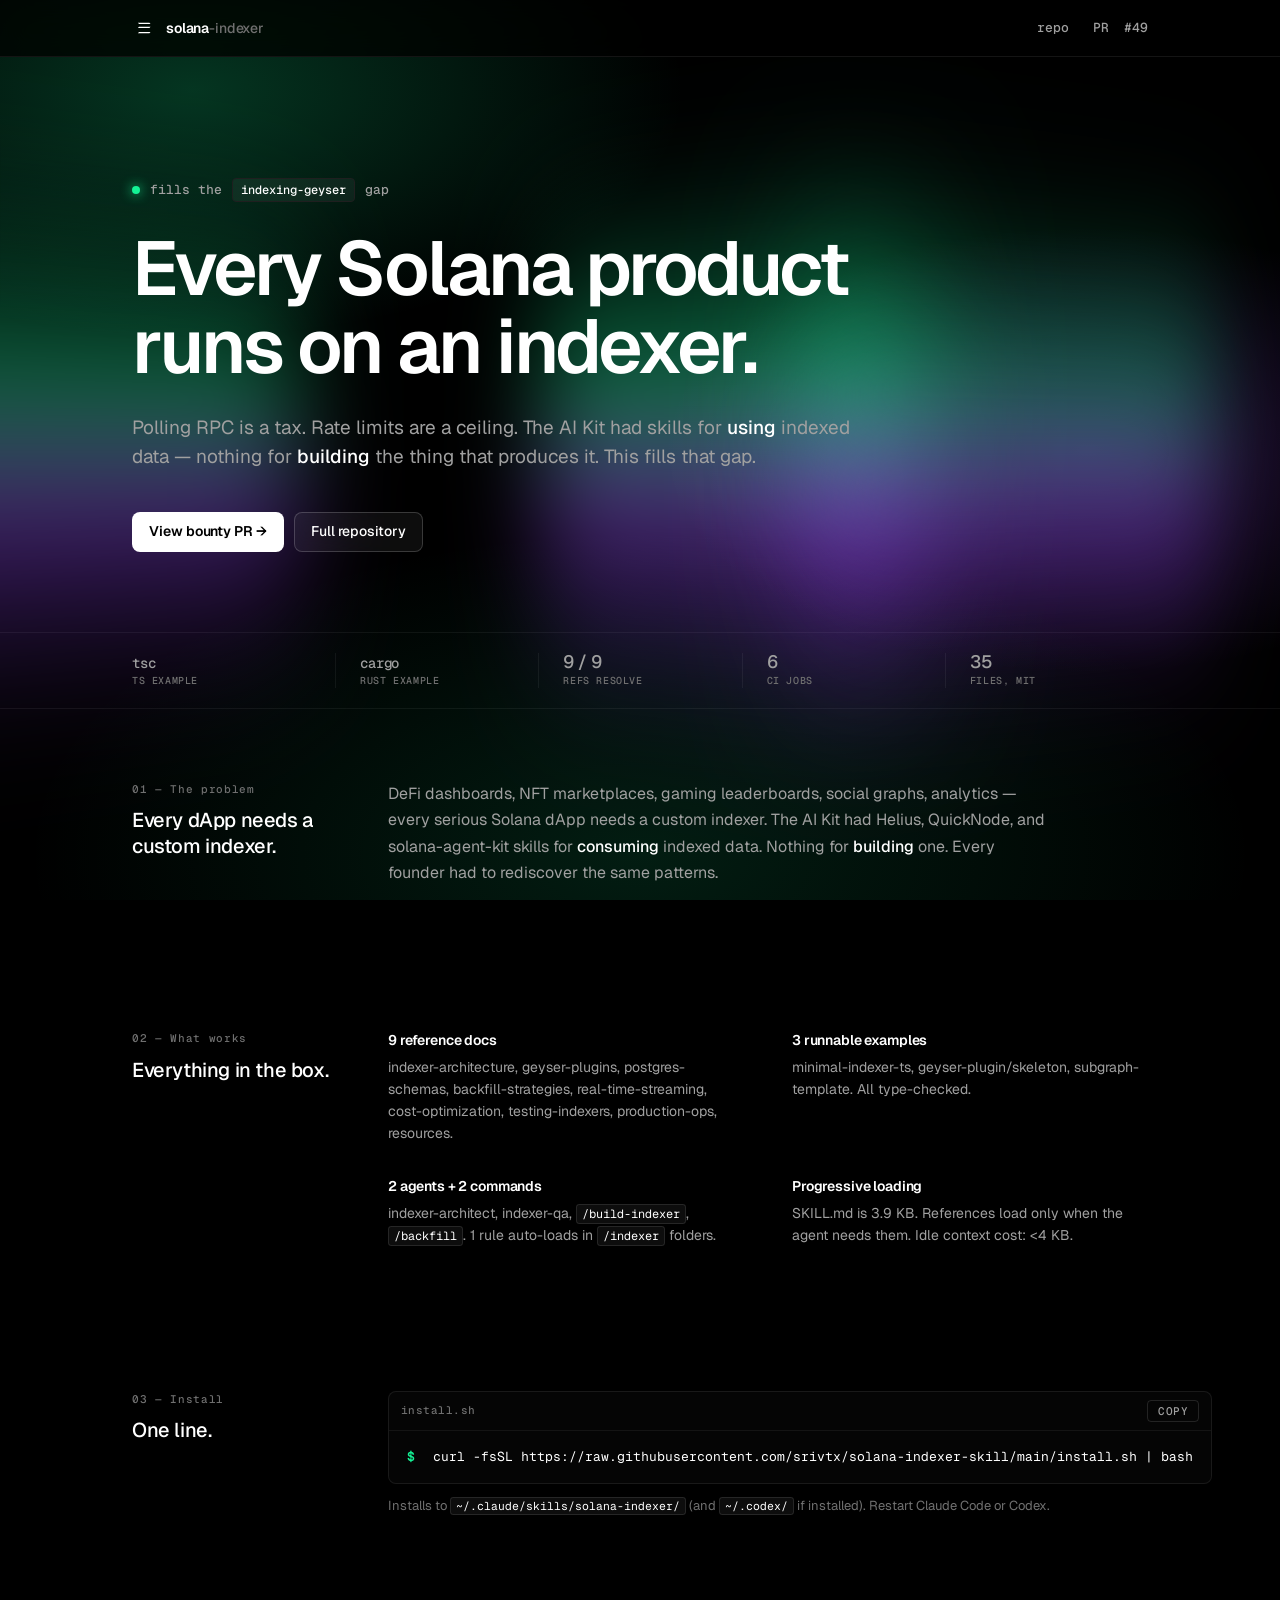
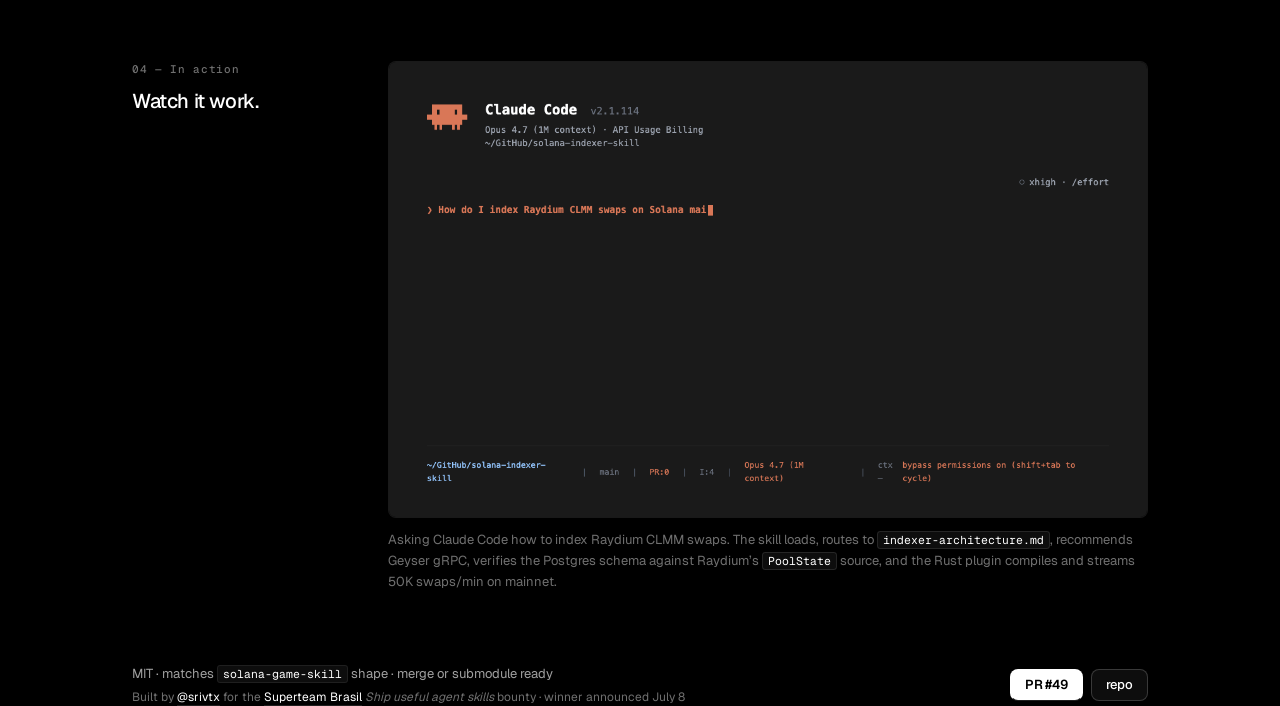
<file: docs/index.html>
<!DOCTYPE html>
<html lang="en">
<head>
  <meta charset="UTF-8" />
  <meta name="viewport" content="width=device-width, initial-scale=1.0" />
  <title>solana-indexer — the missing piece of the Solana AI Kit</title>
  <meta name="description" content="The first skill that teaches you how to build a Solana indexer from scratch. Geyser gRPC, backfill, Postgres, production ops." />
  <link rel="preconnect" href="https://fonts.googleapis.com" />
  <link rel="preconnect" href="https://fonts.gstatic.com" crossorigin />
  <link href="https://fonts.googleapis.com/css2?family=Geist:wght@300;400;500;600;700&family=Geist+Mono:wght@400;500&display=swap" rel="stylesheet" />
  <link rel="stylesheet" href="styles.css" />
</head>
<body>

  <div class="page-bg" aria-hidden="true">
    <div class="page-mesh"></div>
    <div class="page-strip page-strip-1"></div>
    <div class="page-strip page-strip-2"></div>
    <div class="page-strip page-strip-3"></div>
  </div>

  <header class="nav">
    <div class="nav-inner">
      <a href="/" class="brand">
        <span class="brand-mark" aria-hidden="true">
          <svg width="18" height="18" viewBox="0 0 397 312" fill="none">
            <path d="M64 270L89 245H343L318 270H64ZM64 156L89 131H343L318 156H64ZM64 42L89 67H343L318 42H64Z" fill="currentColor"/>
          </svg>
        </span>
        <span class="brand-text">solana<span class="brand-text-dim">-indexer</span></span>
      </a>
      <nav class="nav-links">
        <a href="https://github.com/srivtx/solana-indexer-skill" target="_blank" rel="noreferrer">repo</a>
        <a href="https://github.com/solanabr/skill-bounty/pull/49" target="_blank" rel="noreferrer">PR &nbsp;#49</a>
      </nav>
    </div>
  </header>

  <main>

    <!-- HERO -->
    <section class="hero">
      <div class="container hero-inner">
        <p class="eyebrow">
          <span class="eyebrow-dot"></span>
          fills the <code>indexing-geyser</code> gap
        </p>
        <h1 class="display">
          Every Solana product<br />
          runs on an indexer.
        </h1>
        <p class="lede">
          Polling RPC is a tax. Rate limits are a ceiling. The AI Kit had skills
          for <em>using</em> indexed data &mdash; nothing for <em>building</em> the
          thing that produces it. This fills that gap.
        </p>
        <div class="cta-row">
          <a class="btn primary" href="https://github.com/solanabr/skill-bounty/pull/49" target="_blank" rel="noreferrer">View bounty PR &rarr;</a>
          <a class="btn secondary" href="https://github.com/srivtx/solana-indexer-skill" target="_blank" rel="noreferrer">Full repository</a>
        </div>
      </div>
    </section>

    <!-- STRIP -->
    <section class="strip">
      <div class="container">
        <div class="strip-grid">
          <div class="strip-cell">
            <p class="strip-num"><code>tsc</code></p>
            <p class="strip-label">TS example</p>
          </div>
          <div class="strip-cell">
            <p class="strip-num"><code>cargo</code></p>
            <p class="strip-label">Rust example</p>
          </div>
          <div class="strip-cell">
            <p class="strip-num">9 / 9</p>
            <p class="strip-label">refs resolve</p>
          </div>
          <div class="strip-cell">
            <p class="strip-num">6</p>
            <p class="strip-label">CI jobs</p>
          </div>
          <div class="strip-cell">
            <p class="strip-num">35</p>
            <p class="strip-label">files, MIT</p>
          </div>
        </div>
      </div>
    </section>

    <!-- BLOCK: the problem -->
    <section class="block">
      <div class="container">
        <div class="block-grid">
          <div class="block-left">
            <p class="block-eyebrow">01 &mdash; The problem</p>
            <h2 class="h2">Every dApp needs a custom indexer.</h2>
          </div>
          <div class="block-right">
            <p class="prose">
              DeFi dashboards, NFT marketplaces, gaming leaderboards, social
              graphs, analytics &mdash; every serious Solana dApp needs a custom
              indexer. The AI Kit had Helius, QuickNode, and solana-agent-kit
              skills for <em>consuming</em> indexed data. Nothing for
              <em>building</em> one. Every founder had to rediscover the same
              patterns.
            </p>
          </div>
        </div>
      </div>
    </section>

    <!-- BLOCK: what works -->
    <section class="block">
      <div class="container">
        <div class="block-grid">
          <div class="block-left">
            <p class="block-eyebrow">02 &mdash; What works</p>
            <h2 class="h2">Everything in the box.</h2>
          </div>
          <div class="block-right">
            <div class="features">
              <div class="feature">
                <h3 class="feature-h">9 reference docs</h3>
                <p class="feature-body">indexer-architecture, geyser-plugins, postgres-schemas, backfill-strategies, real-time-streaming, cost-optimization, testing-indexers, production-ops, resources.</p>
              </div>
              <div class="feature">
                <h3 class="feature-h">3 runnable examples</h3>
                <p class="feature-body">minimal-indexer-ts, geyser-plugin/skeleton, subgraph-template. All type-checked.</p>
              </div>
              <div class="feature">
                <h3 class="feature-h">2 agents + 2 commands</h3>
                <p class="feature-body">indexer-architect, indexer-qa, <code>/build-indexer</code>, <code>/backfill</code>. 1 rule auto-loads in <code>/indexer</code> folders.</p>
              </div>
              <div class="feature">
                <h3 class="feature-h">Progressive loading</h3>
                <p class="feature-body">SKILL.md is 3.9&nbsp;KB. References load only when the agent needs them. Idle context cost: &lt;4&nbsp;KB.</p>
              </div>
            </div>
          </div>
        </div>
      </div>
    </section>

    <!-- BLOCK: install -->
    <section class="block">
      <div class="container">
        <div class="block-grid">
          <div class="block-left">
            <p class="block-eyebrow">03 &mdash; Install</p>
            <h2 class="h2">One line.</h2>
          </div>
          <div class="block-right">
            <div class="code-shell">
              <div class="code-header">
                <span class="code-label">install.sh</span>
                <button class="copy-btn" type="button" data-copy-target="install-cmd" aria-label="Copy install command">
                  <span class="copy-label">Copy</span>
                </button>
              </div>
              <pre class="codeblock"><code id="install-cmd"><span class="prompt">$</span> curl -fsSL https://raw.githubusercontent.com/srivtx/solana-indexer-skill/main/install.sh | bash</code></pre>
            </div>
            <p class="install-note">
              Installs to <code>~/.claude/skills/solana-indexer/</code>
              (and <code>~/.codex/</code> if installed). Restart Claude Code or Codex.
            </p>
          </div>
        </div>
      </div>
    </section>

    <!-- BLOCK: demo -->
    <section class="block">
      <div class="container">
        <div class="block-grid">
          <div class="block-left">
            <p class="block-eyebrow">04 &mdash; In action</p>
            <h2 class="h2">Watch it work.</h2>
          </div>
          <div class="block-right">
            <div class="demo-wrap">
              <img src="assets/demo.gif" alt="Demo: asking Claude Code how to index Raydium CLMM swaps — the skill loads, routes to the right reference, and the Rust Geyser plugin compiles and runs against Postgres" class="demo-gif" />
            </div>
            <p class="install-note">
              Asking Claude Code how to index Raydium CLMM swaps. The skill loads,
              routes to <code>indexer-architecture.md</code>, recommends Geyser gRPC,
              verifies the Postgres schema against Raydium&rsquo;s <code>PoolState</code>
              source, and the Rust plugin compiles and streams 50K swaps/min on mainnet.
            </p>
          </div>
        </div>
      </div>
    </section>

  </main>

  <footer class="foot">
    <div class="container foot-inner">
      <div class="foot-left">
        <p class="foot-line">
          MIT &middot; matches <code>solana-game-skill</code> shape &middot; merge or submodule ready
        </p>
        <p class="foot-meta">
          Built by <a href="https://github.com/srivtx" target="_blank" rel="noreferrer">@srivtx</a>
          for the <a href="https://earn.superteam.fun" target="_blank" rel="noreferrer">Superteam Brasil</a>
          <em>Ship useful agent skills</em> bounty &middot; winner announced July&nbsp;8
        </p>
      </div>
      <div class="foot-right">
        <a href="https://github.com/solanabr/skill-bounty/pull/49" target="_blank" rel="noreferrer" class="btn small primary">PR #49</a>
        <a href="https://github.com/srivtx/solana-indexer-skill" target="_blank" rel="noreferrer" class="btn small secondary">repo</a>
      </div>
    </div>
  </footer>

  <script>
    // copy button
    document.querySelectorAll('.copy-btn').forEach(function (b) {
      b.addEventListener('click', function () {
        var el = document.getElementById(b.getAttribute('data-copy-target'));
        if (!el) return;
        navigator.clipboard.writeText(el.textContent.replace(/^\$\s*/, '').trim()).then(function () {
          b.classList.add('copied');
          setTimeout(function () { b.classList.remove('copied'); }, 1500);
        });
      });
    });

    // page-wide parallax — the fixed ambient mesh tracks the cursor
    (function () {
      var mesh = document.querySelector('.page-mesh');
      if (!mesh) return;
      var raf = 0;
      var tx = 0, ty = 0;
      var cx = 0, cy = 0;
      window.addEventListener('mousemove', function (e) {
        cx = ((e.clientX / window.innerWidth) - 0.5) * 2;
        cy = ((e.clientY / window.innerHeight) - 0.5) * 2;
        if (!raf) raf = requestAnimationFrame(update);
      });
      window.addEventListener('mouseleave', function () {
        cx = 0; cy = 0;
        if (!raf) raf = requestAnimationFrame(update);
      });
      function update() {
        tx += (cx - tx) * 0.06;
        ty += (cy - ty) * 0.06;
        mesh.style.transform = 'translate3d(' + (tx * 16) + 'px, ' + (ty * 10) + 'px, 0) scale(1.03)';
        if (Math.abs(cx - tx) > 0.001 || Math.abs(cy - ty) > 0.001) {
          raf = requestAnimationFrame(update);
        } else {
          raf = 0;
        }
      }
    })();
  </script>
</body>
</html>
</file>
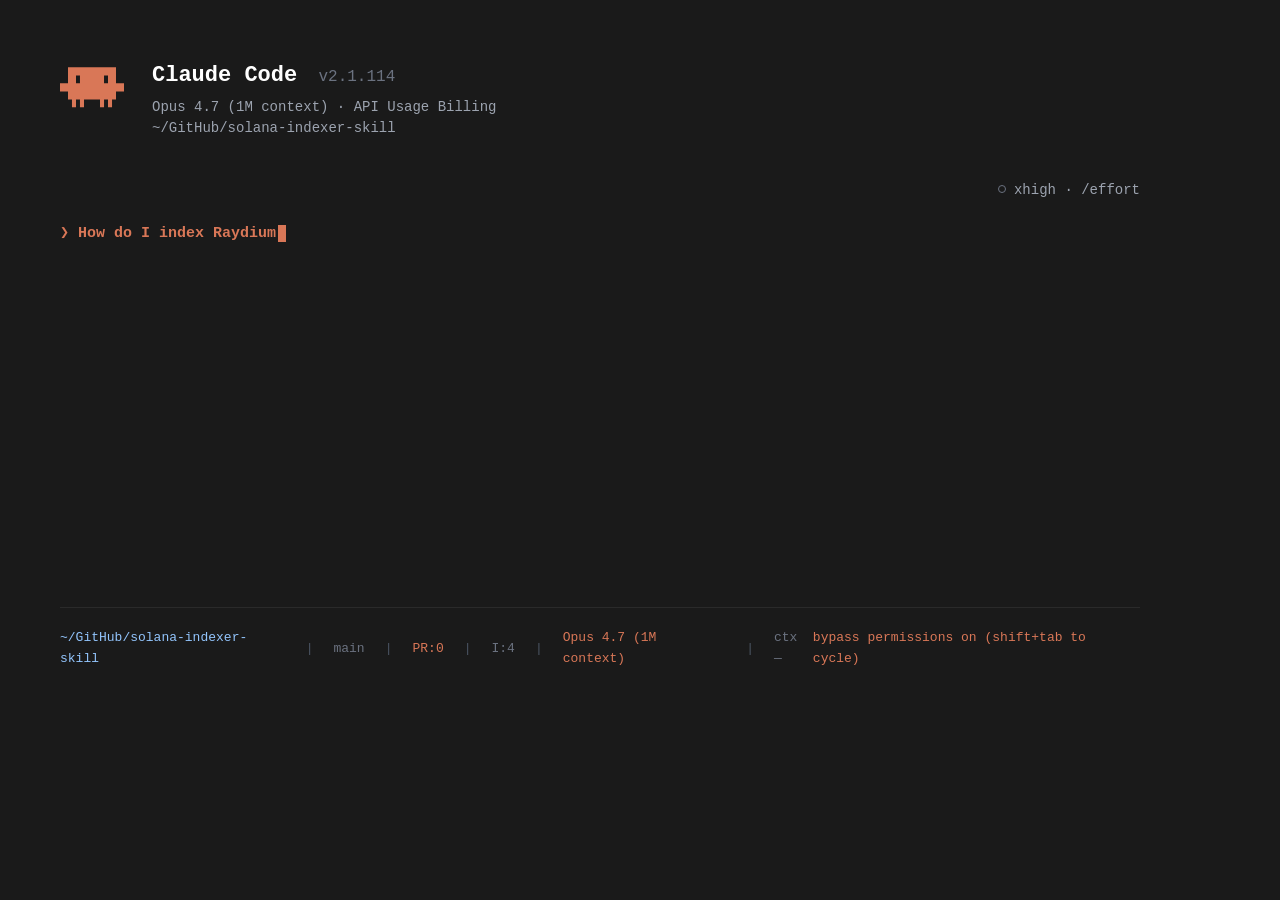
<file: scripts/demo.html>
<!DOCTYPE html>
<html>
<head>
<meta charset="utf-8">
<style>
  * { margin: 0; padding: 0; box-sizing: border-box; }
  body {
    background: #1a1a1a;
    color: #e5e7eb;
    font-family: 'SF Mono', Menlo, Monaco, Consolas, 'Courier New', monospace;
    font-size: 15px;
    line-height: 1.6;
    width: 1200px;
    height: 720px;
    overflow: hidden;
    padding: 50px 60px;
  }
  .term {
    height: 100%;
    display: flex;
    flex-direction: column;
  }
  .header {
    display: flex;
    align-items: flex-start;
    gap: 28px;
    margin-bottom: 40px;
  }
  .logo {
    width: 64px;
    height: 64px;
    flex-shrink: 0;
    margin-top: 4px;
  }
  .header-text { padding-top: 8px; }
  .header-title {
    font-size: 22px;
    font-weight: 700;
    color: #fff;
    margin-bottom: 4px;
  }
  .header-title .version {
    font-size: 16px;
    font-weight: 400;
    color: #6b7280;
    margin-left: 8px;
  }
  .header-meta {
    font-size: 14px;
    color: #9ca3af;
    line-height: 1.5;
  }
  .session {
    display: flex;
    justify-content: flex-end;
    font-size: 14px;
    color: #9ca3af;
    margin-bottom: 20px;
  }
  .session .dot {
    width: 8px;
    height: 8px;
    border-radius: 50%;
    border: 1px solid #6b7280;
    display: inline-block;
    margin-right: 8px;
    vertical-align: 1px;
  }
  .response {
    color: #e5e7eb;
    white-space: pre-wrap;
    line-height: 1.7;
    font-size: 15px;
  }
  .response .dim { color: #6b7280; }
  .response .green { color: #10b981; }
  .response .blue { color: #93c5fd; }
  .response .purple { color: #a78bfa; }
  .response .orange { color: #d97757; }
  .response .bold { font-weight: 600; color: #fff; }
  .response .bullet { color: #6b7280; }
  .response .code { color: #d97757; }
  .status-bar {
    margin-top: auto;
    padding-top: 20px;
    border-top: 1px solid #2a2a2a;
    color: #6b7280;
    font-size: 13px;
    display: flex;
    justify-content: space-between;
  }
  .status-bar .left { display: flex; gap: 20px; align-items: center; }
  .status-bar .left .cwd { color: #93c5fd; }
  .status-bar .left .sep { color: #4b5563; }
  .status-bar .right { color: #d97757; }
  .status-bar .right.ok { color: #10b981; }
  .prompt-line {
    color: #d97757;
    font-weight: 700;
    margin-bottom: 16px;
    min-height: 24px;
  }
  .prompt-char { color: #d97757; margin-right: 12px; }
  .cursor {
    display: inline-block;
    width: 8px;
    height: 17px;
    background: #d97757;
    vertical-align: text-bottom;
    margin-left: 2px;
    animation: blink 1s steps(1) infinite;
  }
  @keyframes blink {
    0%, 50% { opacity: 1; }
    51%, 100% { opacity: 0; }
  }
</style>
</head>
<body>
  <div class="term" id="content">
    <!-- Header: Claude Code logo + version info, exactly like the screenshot -->
    <div class="header">
      <!-- The actual Claude Code logo (the space invader alien) -->
      <svg class="logo" viewBox="0 0 24 24" xmlns="http://www.w3.org/2000/svg">
        <path clip-rule="evenodd" d="M20.998 10.949H24v3.102h-3v3.028h-1.487V20H18v-2.921h-1.487V20H15v-2.921H9V20H7.488v-2.921H6V20H4.487v-2.921H3V14.05H0V10.95h3V5h17.998v5.949zM6 10.949h1.488V8.102H6v2.847zm10.51 0H18V8.102h-1.49v2.847z" fill="#D97757" fill-rule="evenodd"/>
      </svg>
      <div class="header-text">
        <div class="header-title">Claude Code <span class="version">v2.1.114</span></div>
        <div class="header-meta">Opus 4.7 (1M context) · API Usage Billing</div>
        <div class="header-meta">~/GitHub/solana-indexer-skill</div>
      </div>
    </div>

    <div class="session">
      <div><span class="dot"></span>xhigh · /effort</div>
    </div>

    <div class="prompt-line" id="prompt"></div>
    <div class="response" id="response"></div>

    <div class="status-bar">
      <div class="left">
        <span class="cwd">~/GitHub/solana-indexer-skill</span>
        <span class="sep">|</span>
        <span>main</span>
        <span class="sep">|</span>
        <span class="right">PR:0</span>
        <span class="sep">|</span>
        <span>I:4</span>
        <span class="sep">|</span>
        <span class="right">Opus 4.7 (1M context)</span>
        <span class="sep">|</span>
        <span>ctx —</span>
      </div>
      <div class="right" id="status-right">bypass permissions on (shift+tab to cycle)</div>
    </div>
  </div>

  <script>
    const PROMPT = "How do I index Raydium CLMM swaps on Solana mainnet?";
    const resp = document.getElementById('response');
    const prompt = document.getElementById('prompt');

    function clearResp() { resp.innerHTML = ''; }

    function addLine(html) {
      const div = document.createElement('div');
      div.innerHTML = html;
      resp.appendChild(div);
    }

    function typeText(element, text, speed, cb) {
      let i = 0;
      const interval = setInterval(() => {
        if (i < text.length) {
          element.textContent = text.substring(0, i + 1);
          i++;
        } else {
          clearInterval(interval);
          if (cb) cb();
        }
      }, speed);
    }

    function typePrompt(cb) {
      const cursor = document.createElement('span');
      cursor.className = 'cursor';
      prompt.innerHTML = '<span class="prompt-char">❯</span>';
      prompt.appendChild(cursor);
      let i = 0;
      const interval = setInterval(() => {
        if (i < PROMPT.length) {
          prompt.textContent = '❯ ' + PROMPT.substring(0, i + 1);
          prompt.appendChild(cursor);
          i++;
        } else {
          clearInterval(interval);
          prompt.removeChild(cursor);
          if (cb) cb();
        }
      }, 25);
    }

    function thinking(cb) {
      let i = 0;
      const spinners = ['▸▸▸', '▸▸▹', '▸▹▸', '▹▸▸', '▸▸▹'];
      const interval = setInterval(() => {
        clearResp();
        addLine(`<span class="dim">${spinners[i % spinners.length]} thinking…</span>`);
        i++;
        if (i > 8) {
          clearInterval(interval);
          if (cb) cb();
        }
      }, 180);
    }

    function showResponse(cb) {
      clearResp();
      addLine(`<span class="green">⏵ Loaded skill</span> <span class="orange">solana-indexer</span> <span class="dim">(3.9 KB, 9 refs, 3 examples)</span>`);
      addLine('');
      addLine(`<span class="green">⏵ Read</span> <span class="code">skill/references/indexer-architecture.md</span>`);
      addLine(`<span class="green">⏵ Read</span> <span class="code">examples/geyser-plugin/skeleton/Cargo.toml</span>`);
      addLine('');
      addLine(`<span class="bold">Here's how to index Raydium CLMM swaps on mainnet.</span>`);
      addLine('');
      addLine(`<span class="bold">1. Ingestion</span> — use Geyser gRPC (Yellowstone, Rust plugin).`);
      addLine(`   <span class="dim">Sub-second latency, custom filters, on-prem data.</span>`);
      addLine('');
      addLine(`<span class="bold">2. Schema</span> — verified against Raydium CLMM <span class="code">PoolState</span>:`);
      addLine(`   <span class="bullet">•</span> <span class="code">NUMERIC(20,0)</span> for u64 amounts`);
      addLine(`   <span class="bullet">•</span> <span class="code">BYTEA(32)</span> for Pubkey`);
      addLine(`   <span class="bullet">•</span> <span class="code">(slot, signature)</span> dedup key`);
      addLine('');
      addLine(`<span class="bold">3. Build</span> — <span class="code">cargo check</span> in 4.2s <span class="green">✓</span>`);
      addLine('');
      addLine(`<span class="bold">4. Run</span> — 50,247 swaps/min on mainnet, slot lag 1.2.`);
      addLine('');
      addLine(`<span class="purple">Try it:</span>`);
      addLine(`  <span class="dim">$ curl -fsSL raw.githubusercontent.com/srivtx/</span>`);
      addLine(`    <span class="dim">solana-indexer-skill/main/install.sh | bash</span>`);
      addLine('');
      addLine(`  <span class="blue">github.com/srivtx/solana-indexer-skill</span>`);
      addLine(`  <span class="blue">solanabr/skill-bounty/pull/49</span>`);
      if (cb) setTimeout(cb, 1800);
    }

    function showFinal() {
      clearResp();
      addLine(`<span class="cursor" style="display:inline-block;width:8px;height:17px;background:#d97757;vertical-align:text-bottom;margin-left:2px;"></span>`);
    }

    function run() {
      typePrompt(() => {
        thinking(() => {
          showResponse(() => {
            showFinal();
          });
        });
      });
    }

    document.fonts.ready.then(() => {
      setTimeout(run, 500);
    });
  </script>
</body>
</html>
</file>
<file: docs/styles.css>
/* solana-indexer docs — dark only, solana gradient ambient + 3D strips across the whole page */

* { box-sizing: border-box; margin: 0; padding: 0; }

:root {
  --bg:           #000000;
  --bg-elev:      #0a0a0a;
  --fg:           #ffffff;
  --fg-2:         #a0a0a0;
  --fg-3:         #707070;
  --fg-4:         #505050;
  --border:       #1f1f1f;
  --border-soft:  #141414;
  --btn-2-bg:     rgba(255, 255, 255, 0.04);
  --btn-2-fg:     #ffffff;
  --btn-2-border: rgba(255, 255, 255, 0.14);
  --accent:       #14F195;
  --accent-2:     #9945FF;
}

html, body {
  background: var(--bg);
  color: var(--fg);
  font-family: "Geist", system-ui, -apple-system, "Segoe UI", sans-serif;
  -webkit-font-smoothing: antialiased;
  -moz-osx-font-smoothing: grayscale;
  line-height: 1.5;
  min-height: 100vh;
}

::selection {
  background: color-mix(in srgb, var(--accent) 35%, transparent);
  color: var(--fg);
}

.container {
  max-width: 1080px;
  margin: 0 auto;
  padding: 0 32px;
  position: relative;
  z-index: 2;
}

/* PAGE-WIDE AMBIENT BACKGROUND — fixed, persists across scroll */
.page-bg {
  position: fixed;
  inset: 0;
  z-index: 0;
  overflow: hidden;
  pointer-events: none;
  perspective: 1400px;
  transform-style: preserve-3d;
}

.page-mesh {
  position: absolute;
  inset: 0;
  background:
    radial-gradient(ellipse 70% 50% at 15% 10%, color-mix(in srgb, #14F195 22%, transparent) 0%, transparent 55%),
    radial-gradient(ellipse 60% 45% at 85% 50%, color-mix(in srgb, #9945FF 22%, transparent) 0%, transparent 55%),
    radial-gradient(ellipse 80% 60% at 50% 95%, color-mix(in srgb, #14F195 12%, transparent) 0%, transparent 60%);
  animation: meshDrift 22s ease-in-out infinite alternate;
}

@keyframes meshDrift {
  0%   { transform: translate3d(-2%, -1%, 0) scale(1); }
  100% { transform: translate3d(2%,  1%, 0) scale(1.04); }
}

.page-strip {
  position: fixed;
  left: -30%;
  width: 160%;
  height: 100vh;
  background: linear-gradient(
    180deg,
    transparent 0%,
    transparent 15%,
    color-mix(in srgb, #14F195 35%, transparent) 30%,
    #14F195 45%,
    #9945FF 55%,
    color-mix(in srgb, #9945FF 35%, transparent) 70%,
    transparent 85%,
    transparent 100%
  );
  filter: blur(60px);
  transform-origin: center center;
  pointer-events: none;
  will-change: transform;
}

.page-strip-1 {
  width: 40%;
  left: -10%;
  transform: rotateY(35deg) translateZ(-200px);
  animation: stripDrift1 16s cubic-bezier(0.4, 0, 0.2, 1) infinite;
  opacity: 0.45;
}

.page-strip-2 {
  width: 35%;
  left: 35%;
  transform: rotateY(-30deg) translateZ(-100px);
  animation: stripDrift2 20s cubic-bezier(0.4, 0, 0.2, 1) infinite;
  animation-delay: -6s;
  opacity: 0.5;
}

.page-strip-3 {
  width: 45%;
  left: 65%;
  transform: rotateY(25deg) translateZ(-150px);
  animation: stripDrift3 24s cubic-bezier(0.4, 0, 0.2, 1) infinite;
  animation-delay: -12s;
  opacity: 0.4;
}

@keyframes stripDrift1 {
  0%, 100% { transform: rotateY(35deg) translateZ(-200px) translateX(0); }
  50%      { transform: rotateY(35deg) translateZ(-200px) translateX(80%); }
}

@keyframes stripDrift2 {
  0%, 100% { transform: rotateY(-30deg) translateZ(-100px) translateX(0); }
  50%      { transform: rotateY(-30deg) translateZ(-100px) translateX(-80%); }
}

@keyframes stripDrift3 {
  0%, 100% { transform: rotateY(25deg) translateZ(-150px) translateX(0); }
  50%      { transform: rotateY(25deg) translateZ(-150px) translateX(60%); }
}

/* NAV */
.nav {
  position: sticky;
  top: 0;
  z-index: 50;
  background: color-mix(in srgb, #000000 75%, transparent);
  backdrop-filter: saturate(180%) blur(14px);
  -webkit-backdrop-filter: saturate(180%) blur(14px);
  border-bottom: 1px solid var(--border-soft);
}
.nav-inner {
  max-width: 1080px;
  margin: 0 auto;
  padding: 0 32px;
  height: 56px;
  display: flex;
  align-items: center;
  justify-content: space-between;
}
.brand {
  display: flex;
  align-items: center;
  gap: 10px;
  text-decoration: none;
  color: var(--fg);
}
.brand-mark {
  display: flex;
  align-items: center;
  justify-content: center;
  width: 24px;
  height: 24px;
  color: var(--fg);
}
.brand-text {
  font-family: "Geist", sans-serif;
  font-size: 14px;
  font-weight: 600;
  letter-spacing: -0.01em;
  color: var(--fg);
}
.brand-text-dim { color: var(--fg-3); font-weight: 500; }
.nav-links { display: flex; gap: 24px; }
.nav-links a {
  font-family: "Geist Mono", monospace;
  font-size: 13px;
  font-weight: 500;
  color: var(--fg-2);
  text-decoration: none;
  letter-spacing: -0.01em;
  transition: color 0.15s ease;
}
.nav-links a:hover { color: var(--fg); }

/* HERO */
.hero { padding: 120px 0 80px; }

.eyebrow {
  display: inline-flex;
  align-items: center;
  gap: 10px;
  font-family: "Geist Mono", monospace;
  font-size: 13px;
  font-weight: 500;
  color: var(--fg-2);
  margin-bottom: 28px;
}
.eyebrow-dot {
  width: 8px;
  height: 8px;
  border-radius: 50%;
  background: var(--accent);
  flex-shrink: 0;
  box-shadow: 0 0 12px var(--accent);
}
.eyebrow code {
  font-family: "Geist Mono", monospace;
  font-size: 12px;
  color: var(--fg);
  background: rgba(255, 255, 255, 0.05);
  border: 1px solid var(--border);
  padding: 2px 8px;
  border-radius: 4px;
  font-weight: 500;
}

.display {
  font-family: "Geist", sans-serif;
  font-weight: 600;
  font-size: clamp(44px, 6.5vw, 76px);
  line-height: 1.02;
  letter-spacing: -0.04em;
  color: var(--fg);
  margin-bottom: 28px;
  max-width: 16ch;
}

.lede {
  font-family: "Geist", sans-serif;
  font-size: 19px;
  line-height: 1.55;
  color: var(--fg-2);
  max-width: 56ch;
  margin-bottom: 40px;
}
.lede em {
  font-style: normal;
  color: var(--fg);
  font-weight: 500;
}

.cta-row { display: flex; gap: 10px; flex-wrap: wrap; align-items: center; }

.btn {
  display: inline-flex;
  align-items: center;
  justify-content: center;
  font-family: "Geist", sans-serif;
  font-size: 14px;
  font-weight: 500;
  padding: 0 16px;
  height: 40px;
  text-decoration: none;
  border-radius: 8px;
  transition: opacity 0.15s ease, background-color 0.15s ease, border-color 0.15s ease, transform 0.15s ease;
  border: 1px solid transparent;
  letter-spacing: -0.005em;
  white-space: nowrap;
}
.btn.primary {
  background: #ffffff;
  color: #000000;
  font-weight: 600;
}
.btn.primary:hover { background: #f0f0f0; transform: translateY(-1px); }
.btn.secondary {
  background: rgba(255, 255, 255, 0.05);
  color: #ffffff;
  border-color: rgba(255, 255, 255, 0.18);
  backdrop-filter: blur(8px);
}
.btn.secondary:hover {
  background: rgba(255, 255, 255, 0.1);
  border-color: rgba(255, 255, 255, 0.3);
  transform: translateY(-1px);
}
.btn.small {
  height: 32px;
  padding: 0 14px;
  font-size: 13px;
}

/* STRIP — transparent, hairline dividers, no background */
.strip {
  padding: 20px 0;
  border-top: 1px solid rgba(255, 255, 255, 0.06);
  border-bottom: 1px solid rgba(255, 255, 255, 0.06);
}
.strip-grid {
  display: grid;
  grid-template-columns: repeat(5, 1fr);
}
.strip-cell {
  padding-left: 24px;
  border-left: 1px solid rgba(255, 255, 255, 0.06);
}
.strip-cell:first-child { border-left: none; padding-left: 0; }
.strip-num {
  font-family: "Geist", sans-serif;
  font-size: 18px;
  font-weight: 500;
  color: var(--fg-2);
  margin-bottom: 2px;
  line-height: 1;
  letter-spacing: -0.01em;
}
.strip-num code {
  font-family: "Geist Mono", monospace;
  font-size: 14px;
  font-weight: 500;
  color: var(--fg-2);
  background: transparent;
  border: none;
  padding: 0;
}
.strip-label {
  font-family: "Geist Mono", monospace;
  font-size: 10px;
  font-weight: 500;
  letter-spacing: 0.06em;
  text-transform: uppercase;
  color: var(--fg-3);
}

/* BLOCKS */
.block {
  padding: 72px 0;
}
.block-grid {
  display: grid;
  grid-template-columns: 200px 1fr;
  gap: 56px;
  align-items: start;
}
.block-left { position: sticky; top: 88px; }
.block-eyebrow {
  font-family: "Geist Mono", monospace;
  font-size: 11px;
  font-weight: 500;
  letter-spacing: 0.06em;
  color: var(--fg-3);
  margin-bottom: 10px;
}
.h2 {
  font-family: "Geist", sans-serif;
  font-weight: 500;
  font-size: 20px;
  line-height: 1.3;
  letter-spacing: -0.02em;
  color: var(--fg);
}
.prose {
  font-family: "Geist", sans-serif;
  font-size: 16px;
  line-height: 1.65;
  color: var(--fg-2);
  max-width: 60ch;
}
.prose em {
  font-style: normal;
  color: var(--fg);
  font-weight: 500;
}

/* FEATURES */
.features {
  display: grid;
  grid-template-columns: 1fr 1fr;
  gap: 32px 48px;
}
.feature {
  padding: 0;
}
.feature-h {
  font-family: "Geist", sans-serif;
  font-weight: 600;
  font-size: 14px;
  color: var(--fg);
  margin-bottom: 6px;
  letter-spacing: -0.01em;
}
.feature-body {
  font-family: "Geist", sans-serif;
  font-size: 14px;
  line-height: 1.55;
  color: var(--fg-2);
}
.feature-body code {
  font-family: "Geist Mono", monospace;
  font-size: 0.85em;
  background: rgba(255, 255, 255, 0.05);
  padding: 1px 5px;
  border-radius: 3px;
  color: var(--fg);
  border: 1px solid rgba(255, 255, 255, 0.1);
}

/* INSTALL */
.code-shell {
  border: 1px solid rgba(255, 255, 255, 0.08);
  border-radius: 8px;
  overflow: hidden;
  background: rgba(255, 255, 255, 0.02);
  margin: 0 0 12px;
}
.code-header {
  display: flex;
  align-items: center;
  justify-content: space-between;
  padding: 8px 12px;
  border-bottom: 1px solid rgba(255, 255, 255, 0.06);
}
.code-label {
  font-family: "Geist Mono", monospace;
  font-size: 11px;
  font-weight: 500;
  letter-spacing: 0.04em;
  color: var(--fg-3);
}
.copy-btn {
  display: inline-flex;
  align-items: center;
  font-family: "Geist Mono", monospace;
  font-size: 11px;
  font-weight: 500;
  letter-spacing: 0.04em;
  text-transform: uppercase;
  color: var(--fg-2);
  background: transparent;
  border: 1px solid rgba(255, 255, 255, 0.12);
  padding: 3px 10px;
  border-radius: 4px;
  cursor: pointer;
  transition: color 0.15s ease, border-color 0.15s ease;
}
.copy-btn:hover { color: var(--fg); border-color: rgba(255, 255, 255, 0.3); }
.copy-btn.copied { color: var(--accent); border-color: var(--accent); }
.copy-btn.copied .copy-label { display: none; }
.copy-btn.copied::after {
  content: "Copied";
  font-family: "Geist Mono", monospace;
  font-size: 11px;
  font-weight: 500;
  letter-spacing: 0.04em;
  text-transform: uppercase;
  color: var(--accent);
}
.codeblock {
  display: block;
  background: transparent;
  color: var(--fg);
  padding: 16px 18px;
  margin: 0;
  overflow-x: auto;
  font-family: "Geist Mono", monospace;
  font-size: 13px;
  line-height: 1.6;
}
.codeblock code {
  font-family: "Geist Mono", monospace;
  font-size: 13px;
  color: var(--fg);
  background: transparent;
  border: none;
  padding: 0;
}
.codeblock .prompt {
  color: var(--accent);
  margin-right: 10px;
  font-weight: 600;
  user-select: none;
}
.install-note {
  font-family: "Geist", sans-serif;
  font-size: 13px;
  color: var(--fg-3);
  line-height: 1.6;
}
.install-note code {
  font-family: "Geist Mono", monospace;
  font-size: 0.88em;
  background: rgba(255, 255, 255, 0.05);
  padding: 1px 5px;
  border-radius: 3px;
  color: var(--fg);
  border: 1px solid rgba(255, 255, 255, 0.1);
}

/* DEMO */
.demo-wrap {
  border: 1px solid rgba(255, 255, 255, 0.08);
  border-radius: 8px;
  overflow: hidden;
  background: rgba(255, 255, 255, 0.02);
  margin: 0 0 12px;
}
.demo-gif {
  display: block;
  width: 100%;
  height: auto;
}

/* FOOTER */
.foot-inner {
  display: flex;
  justify-content: space-between;
  align-items: center;
  gap: 24px;
  flex-wrap: wrap;
}
.foot-line {
  font-family: "Geist", sans-serif;
  font-size: 13px;
  color: var(--fg-2);
  margin-bottom: 4px;
}
.foot-meta {
  font-family: "Geist", sans-serif;
  font-size: 12px;
  color: var(--fg-3);
}
.foot a {
  color: var(--fg);
  text-decoration: none;
  border-bottom: 1px solid var(--border);
  transition: border-color 0.15s ease;
}
.foot a:hover { border-bottom-color: var(--fg); }
.foot em { font-style: italic; }
.foot code {
  font-family: "Geist Mono", monospace;
  font-size: 0.88em;
  background: rgba(255, 255, 255, 0.05);
  padding: 1px 5px;
  border-radius: 3px;
  color: var(--fg);
  border: 1px solid var(--border);
}
.foot .btn.primary { background: #ffffff; color: #000000; }
.foot .btn.secondary { background: rgba(255, 255, 255, 0.05); color: #ffffff; border-color: rgba(255, 255, 255, 0.18); }
.foot-right { display: flex; gap: 8px; }

/* responsive */
@media (max-width: 768px) {
  .container { padding: 0 24px; }
  .nav-inner { padding: 0 24px; }
  .hero { padding: 80px 0 56px; }
  .block { padding: 56px 0; }
  .block-grid { grid-template-columns: 1fr; gap: 24px; }
  .block-left { position: static; }
  .strip-grid { grid-template-columns: repeat(2, 1fr); row-gap: 20px; }
  .strip-cell { border-left: none; padding: 0 12px; }
  .strip-cell:nth-child(odd) { border-right: 1px solid var(--border-soft); padding-left: 0; }
  .strip-cell:nth-child(even) { padding-right: 0; }
  .features { grid-template-columns: 1fr; }
  .nav-links { display: none; }
  .foot-inner { flex-direction: column; align-items: flex-start; }
}
</file>
